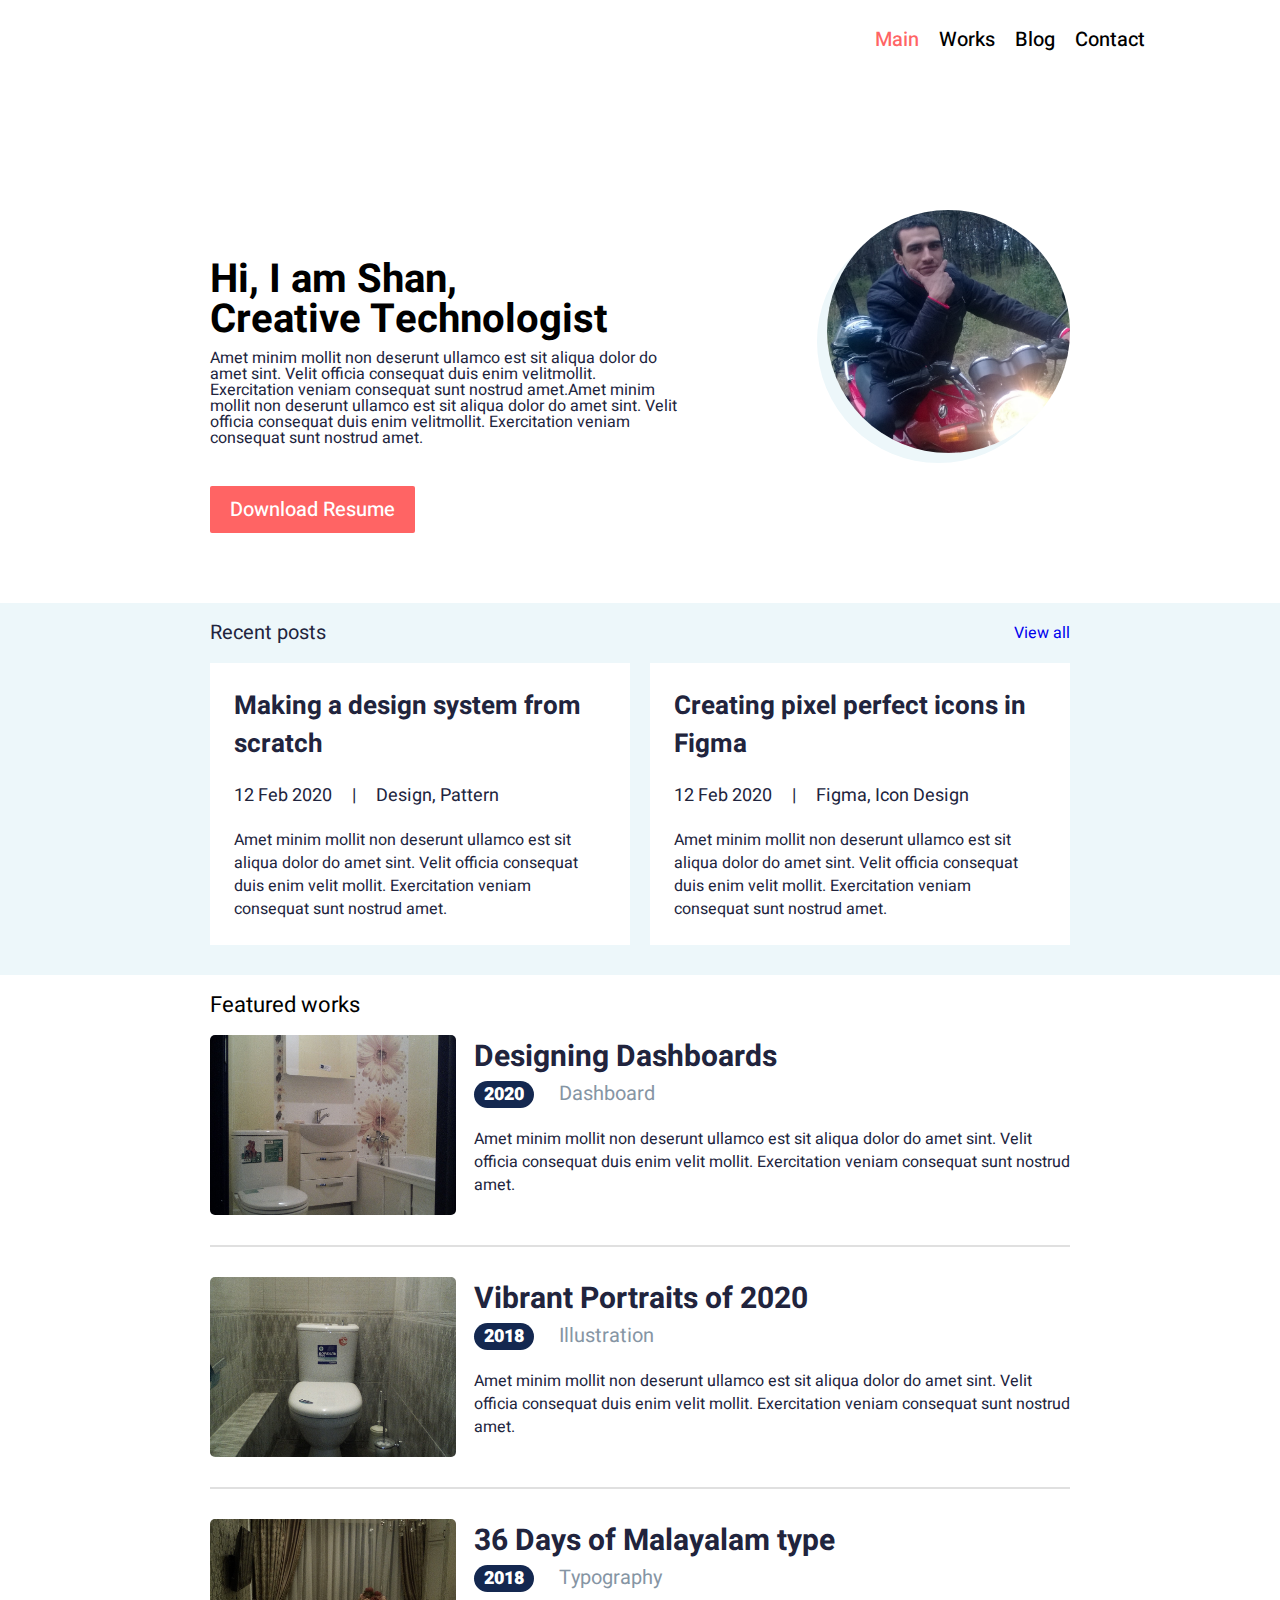
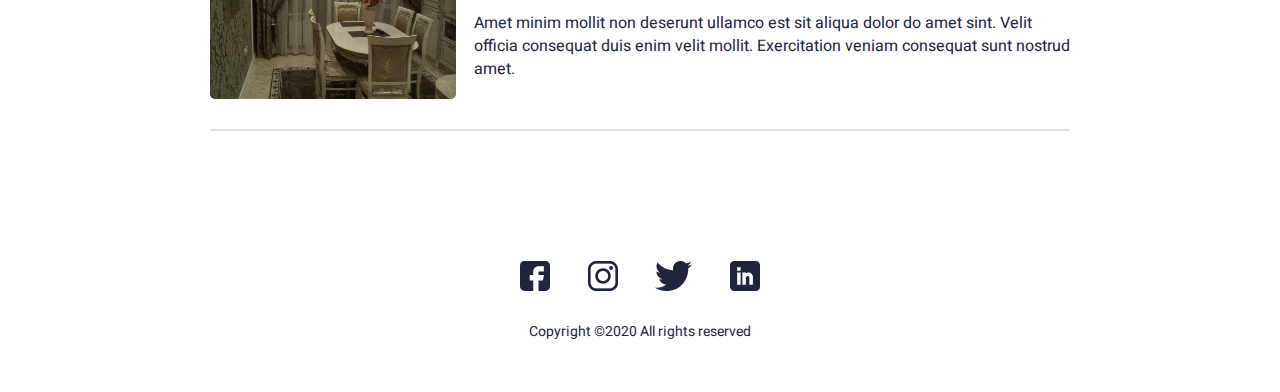
<file: index.html>
<!-- Сообщаем браузеру как стоит обрабатывать эту страницу -->
<!DOCTYPE html>
<!-- Оболочка документа, указываем язык содержимого -->
<html lang="ru">
	<!-- Заголовок страницы, контейнер для других важных данных (не отображается) -->
	<head>
		<!-- Заголовок страницы в браузере -->
		<title>Shan</title>
		<link rel="preconnect" href="https://fonts.gstatic.com">
		<!-- Подключаем шрифты -->
		<link href="https://fonts.googleapis.com/css2?family=Heebo:wght@400;500;700;900&display=swap" rel="stylesheet">
		<!-- Подключаем CSS -->
		<link rel="stylesheet" href="stile.css" />
		<!-- Кодировка страницы -->
		<meta charset="UTF-8">
		<meta name="viewport" content="width=device-width">
	</head>
	<body>
		<div class="wrapper">
			<header class="header">
				<div class="header__container">
					<div class="header_burger">
						<span></span>
					</div>
					<nav class="header_menu">
						<ul>
							<li class="header__list main">
								<a href="index.html">Main</a>
							</li>
							<li class="header__list workss">
								<a href="works.html">Works</a>
							</li>
							<li class="header__list Blog">
								<a href="blog.html">Blog</a>
							</li>
							<li class="header__list Contact">
								<a href="contact.html">Contact</a>
							</li>
						</ul>
					</nav>
				</div>
			</header>
			<main class="content">
				<div class="container">
					<div class="hi">
						<div class="hi__wrapper">
							<h1>Hi, I am Shan, <br> Creative Technologist</h1>
							<div class="hi__text">Amet minim mollit non deserunt ullamco est sit aliqua dolor do amet sint. Velit officia consequat duis enim velitmollit.
							Exercitation veniam consequat sunt nostrud amet.Amet minim mollit non deserunt ullamco est sit aliqua dolor do amet sint. Velit officia consequat duis enim velitmollit. Exercitation veniam consequat sunt nostrud amet.</div>
							<div>
								<a href="#" class="hi__btn btn">Download Resume</a>
							</div>
						</div>	
						<div class="hi__img">
							<img src="img/МОТ.jpg" alt="oy">
						</div>
					</div>
				</div>
				<div class="posts">
					<div class="container">
						<div class="posts__wrapper">
							<div class="posts__view">
								<div class="posts__view__colum_1">Recent posts</div>
								<div class="posts__view__colum_2">
									<a href="#" class="linck">View all</a>
								</div>
							</div>
							<div class="posts__item">
								<div class="posts__item__colum_">
									<article class="post__item__ar">
										<div class="posts__item__title">Making a design system from scratch</div>
										<div class="posts__item__data">12 Feb 2020<span>|</span>Design, Pattern</div>
										<div class="posts__item__text">Amet minim mollit non deserunt ullamco est sit aliqua dolor do amet sint. Velit officia consequat duis enim velit
											mollit. Exercitation veniam consequat sunt nostrud amet.</div>
									</article>
								</div>
								<div class="posts__item__colum_">
									<article class="post__item__ar">
										<div class="posts__item__title">Creating pixel perfect icons in Figma</div>
										<div class="posts__item__data">12 Feb 2020<span>|</span>Figma, Icon Design</div>
										<div class="posts__item__text">Amet minim mollit non deserunt ullamco est sit aliqua dolor do amet sint. Velit officia consequat duis enim velit
											mollit. Exercitation veniam consequat sunt nostrud amet.
										</div>
									</article>
								</div>
							</div>
						</div>
					</div>
				</div>
				<div class="works">
					<div class="container">
						<div class="futuared">Featured works</div>
						<div class="works__item">
							<article class="works__item__row_1">
								
								<div class="works__item__row_1__img">
									<a href="#">
										<img src="img/1.jpg" alt="">
									</a>
								</div>
								
								<div class="Dashboards">
									<a href="#" class="_Dashboards__title">Designing Dashboards</a>
									<div class="_Dashboards__data">
										<div>2020</div><span>Dashboard</span>
									</div>
									<div class="_Dashboards__text">Amet minim mollit non deserunt ullamco est sit aliqua dolor do amet sint. Velit officia consequat duis enim velit mollit. Exercitation veniam consequat sunt nostrud amet.
									</div>
								</div>
							</article>
							<article class="works__item__row_1">
								<div class="works__item__row_1__img">
									<a href="#">
										<img src="img/2.jpg" alt="">
									</a>
								</div>
								<div class="Dashboards">
									<a href="#" class="_Dashboards__title">Vibrant Portraits of 2020</a>
									<div class="_Dashboards__data"><div>2018</div><span>Illustration</span>
									</div>

									<div class="_Dashboards__text">Amet minim mollit non deserunt ullamco est sit aliqua dolor do amet sint. Velit officia consequat duis enim velit mollit. Exercitation veniam consequat sunt nostrud amet.
									</div>
								</div>
							</article>
							<article class="works__item__row_1">
								<div class="works__item__row_1__img">
									<a href="#">
										<img src="img/3.jpg" alt="">
									</a>
								</div>
								<div class="Dashboards">
									<a href="#" class="_Dashboards__title">36 Days of Malayalam type</a>
									<div class="_Dashboards__data"><div>2018</div><span>Typography</span></div>
									<div class="_Dashboards__text">Amet minim mollit non deserunt ullamco est sit aliqua dolor do amet sint. Velit officia consequat duis enim velit mollit. Exercitation veniam consequat sunt nostrud amet.
									</div>
								</div>
							</article>
						</div>
					</div>
				</div>
			</main>
		<footer class="footer">
			<div class="container">
				<div class="footer__wrapper">
					<div class="footer__social">
						<a href="#">
							<img src="img/icons/fb.svg" alt="">
						</a>
						<a href="#">
							<img src="img/icons/insta.png" alt="">
						</a>
						<a href="#">
							<img src="img/icons/Group.png" alt="">
						</a>
						<a href="#">
							<img src="img/icons/Linkedin.png" alt="">
						</a>
					</div>
					<div class="footer__copy">Copyright ©2020 All rights reserved</div>
				</div>
			</div>
		</footer>
		</div>
		<script src="https://code.jquery.com/jquery-3.5.1.min.js"></script>
		<script src="js/script.js"></script>
	</body>
</html>
</file>
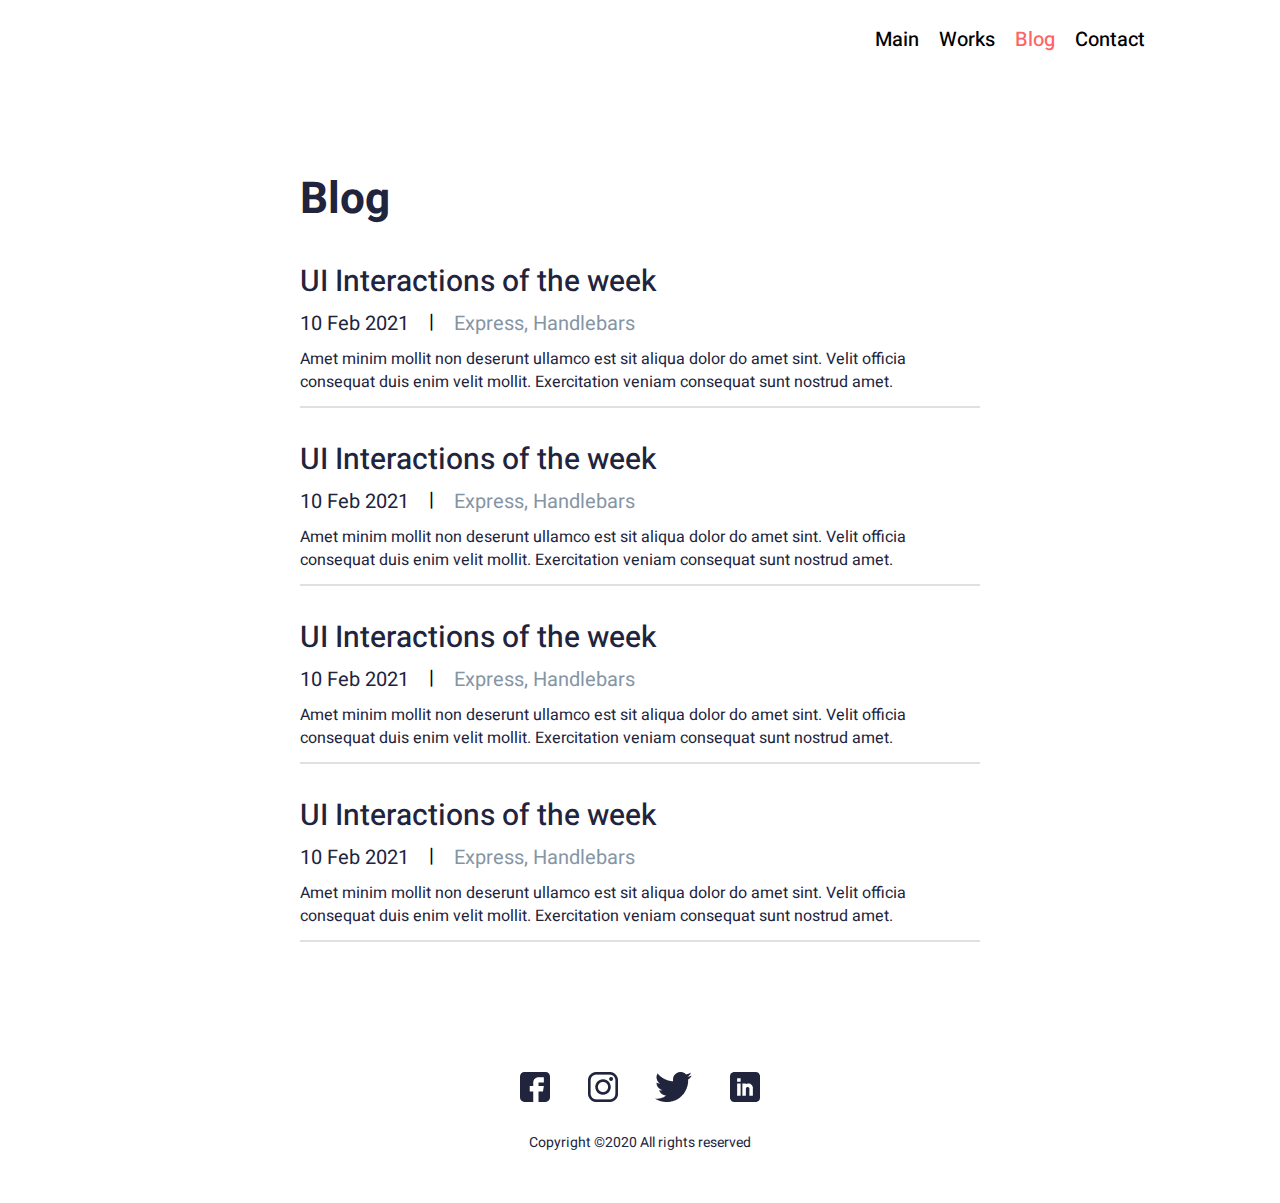
<file: blog.html>
<!-- Сообщаем браузеру как стоит обрабатывать эту страницу -->
<!DOCTYPE html>
<!-- Оболочка документа, указываем язык содержимого -->
<html lang="ru">
	<!-- Заголовок страницы, контейнер для других важных данных (не отображается) -->
	<head>
		<!-- Заголовок страницы в браузере -->
		<title>blog</title>
		<link rel="preconnect" href="https://fonts.gstatic.com">
		<!-- Подключаем шрифты -->
		<link href="https://fonts.googleapis.com/css2?family=Heebo:wght@400;500;700;900&display=swap" rel="stylesheet">
		<!-- Подключаем CSS -->
		<link rel="stylesheet" href="css/blog.css"/>
		<!-- Кодировка страницы -->
		<meta charset="UTF-8">
		<meta name="viewport" content="width=device-width">
	</head>
	<body>
		<div class="wrapper">
			<header class="header">
				<div class="header__container">
					<div class="header_burger">
						<span></span>
					</div>
					<nav class="header_menu">
						<ul>
							<li class="header__list main">
								<a href="index.html">Main</a>
							</li>
							<li class="header__list workss">
								<a href="works.html">Works</a>
							</li>
							<li class="header__list Blog">
								<a href="blog.html">Blog</a>
							</li>
							<li class="header__list Contact">
								<a href="contact.html">Contact</a>
							</li>
						</ul>
					</nav>
				</div>
			</header>
			<main class="content">
				<div class="container">
                    <div class="content__wrapper">
                        <h1>Blog</h1>
                        <div class="content__rows">
                            <a class="content__title" href="#">UI Interactions of the week</a>
                            <div class="content__item">
                                <div class="feb">10 Feb 2021</div>
                                <div class="span">|</div>
                                <div class="express">Express, Handlebars</div>
                            </div>
                            <div class="content__text">Amet minim mollit non deserunt ullamco est sit aliqua dolor do amet sint. Velit officia consequat duis enim velit
                            mollit. Exercitation veniam consequat sunt nostrud amet.</div>
                        </div>
                        <div class="content__rows">
                            <a class="content__title" href="#">UI Interactions of the week</a>
                            <div class="content__item">
                                <div class="feb">10 Feb 2021</div>
                                <div class="span">|</div>
                                <div class="express">Express, Handlebars</div>
                            </div>
                            <div class="content__text">Amet minim mollit non deserunt ullamco est sit aliqua dolor do amet sint. Velit officia
                                consequat duis enim velit
                                mollit. Exercitation veniam consequat sunt nostrud amet.</div>
                        </div>
                        <div class="content__rows">
                            <a class="content__title" href="#">UI Interactions of the week</a>
                            <div class="content__item">
                                <div class="feb">10 Feb 2021</div>
                                <div class="span">|</div>
                                <div class="express">Express, Handlebars</div>
                            </div>
                            <div class="content__text">Amet minim mollit non deserunt ullamco est sit aliqua dolor do amet sint. Velit officia
                                consequat duis enim velit
                                mollit. Exercitation veniam consequat sunt nostrud amet.</div>
                        </div>
                        <div class="content__rows">
                            <a class="content__title" href="#">UI Interactions of the week</a>
                            <div class="content__item">
                                <div class="feb">10 Feb 2021</div>
                                <div class="span">|</div>
                                <div class="express">Express, Handlebars</div>
                            </div>
                            <div class="content__text">Amet minim mollit non deserunt ullamco est sit aliqua dolor do amet sint. Velit officia
                                consequat duis enim velit
                                mollit. Exercitation veniam consequat sunt nostrud amet.</div>
                        </div>
                    </div>
                </div>
			</main>
			<footer class="footer">
				<div class="container">
					<div class="footer__wrapper">
						<div class="footer__social">
							<a href="#">
								<img src="img/icons/fb.svg" alt="">
							</a>
							<a href="#">
								<img src="img/icons/insta.png" alt="">
							</a>
							<a href="#">
								<img src="img/icons/Group.png" alt="">
							</a>
							<a href="#">
								<img src="img/icons/Linkedin.png" alt="">
							</a>
						</div>
						<div class="footer__copy">Copyright ©2020 All rights reserved</div>
					</div>
				</div>
			</footer>
		</div>
		<script src="https://code.jquery.com/jquery-3.5.1.min.js"></script>
		<script src="js/script.js"></script>
	</body>
</html>
</file>
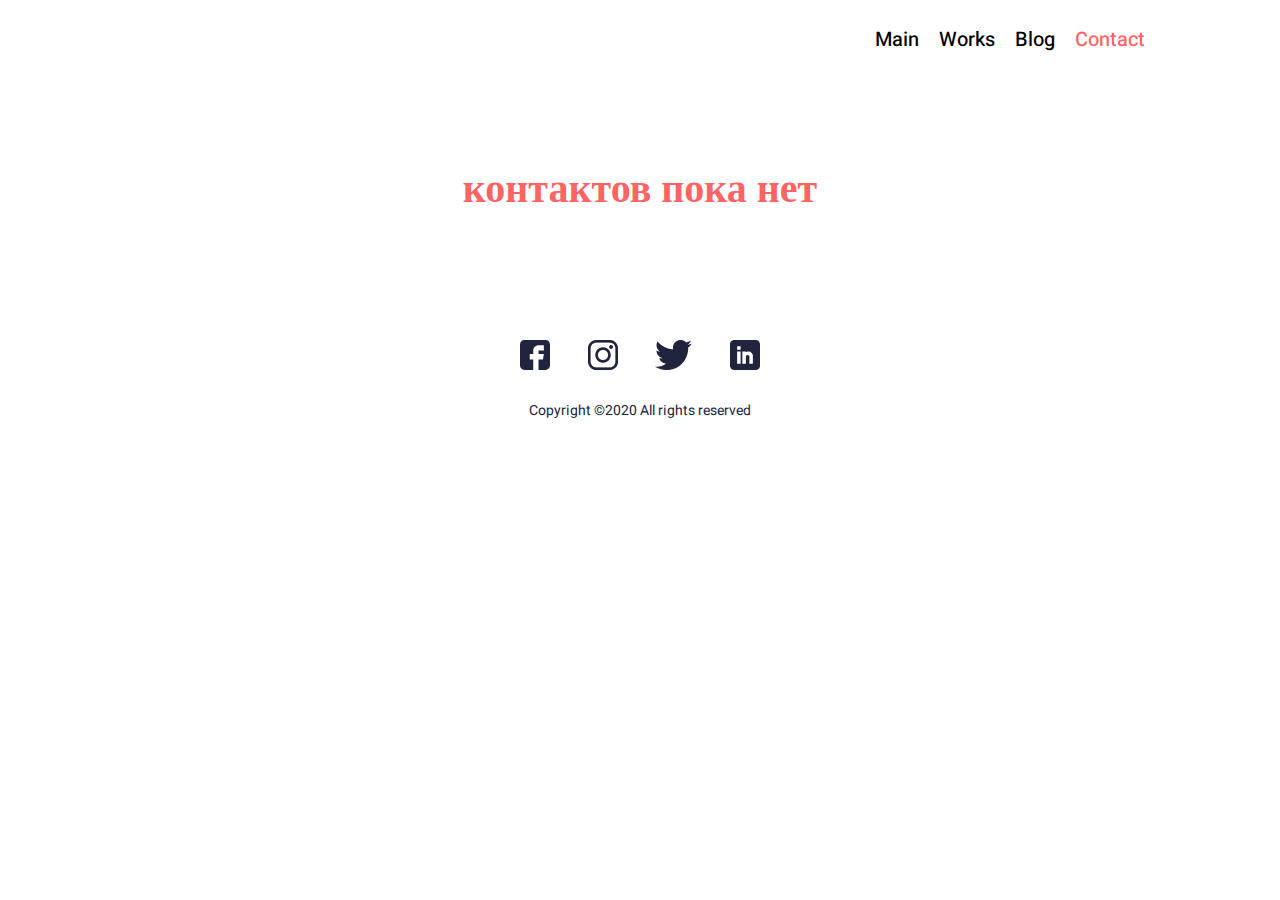
<file: contact.html>
<!-- Сообщаем браузеру как стоит обрабатывать эту страницу -->
<!DOCTYPE html>
<!-- Оболочка документа, указываем язык содержимого -->
<html lang="ru">
<!-- Заголовок страницы, контейнер для других важных данных (не отображается) -->

<head>
    <!-- Заголовок страницы в браузере -->
    <title>contact</title>
    <link rel="preconnect" href="https://fonts.gstatic.com">
    <!-- Подключаем шрифты -->
    <link href="https://fonts.googleapis.com/css2?family=Heebo:wght@400;500;700;900&display=swap" rel="stylesheet">
    <!-- Подключаем CSS -->
    <link rel="stylesheet" href="css/contact.css" />
    <!-- Кодировка страницы -->
    <meta charset="UTF-8">
    <meta name="viewport" content="width=device-width">
</head>

<body>
    <div class="wrapper">
        <header class="header">
            <div class="header__container">
                <div class="header_burger">
                    <span></span>
                </div>
                <nav class="header_menu">
                    <ul>
                        <li class="header__list main">
                            <a href="index.html">Main</a>
                        </li>
                        <li class="header__list workss">
                            <a href="works.html">Works</a>
                        </li>
                        <li class="header__list Blog">
                            <a href="blog.html">Blog</a>
                        </li>
                        <li class="header__list Contact">
                            <a href="contact.html">Contact</a>
                        </li>
                    </ul>
                </nav>
            </div>
        </header>
        <main class="content">
            <div class="container">
                <div class="no">контактов пока нет </div>
            </div>

        </main>
        <footer class="footer">
            <div class="container">
                <div class="footer__wrapper">
                    <div class="footer__social">
                        <a href="#">
                            <img src="img/icons/fb.svg" alt="">
                        </a>
                        <a href="#">
                            <img src="img/icons/insta.png" alt="">
                        </a>
                        <a href="#">
                            <img src="img/icons/Group.png" alt="">
                        </a>
                        <a href="#">
                            <img src="img/icons/Linkedin.png" alt="">
                        </a>
                    </div>
                    <div class="footer__copy">Copyright ©2020 All rights reserved</div>
                </div>
            </div>
        </footer>
    </div>
    <script src="https://code.jquery.com/jquery-3.5.1.min.js"></script>
    <script src="js/script.js"></script>
</body>

</html>
</file>
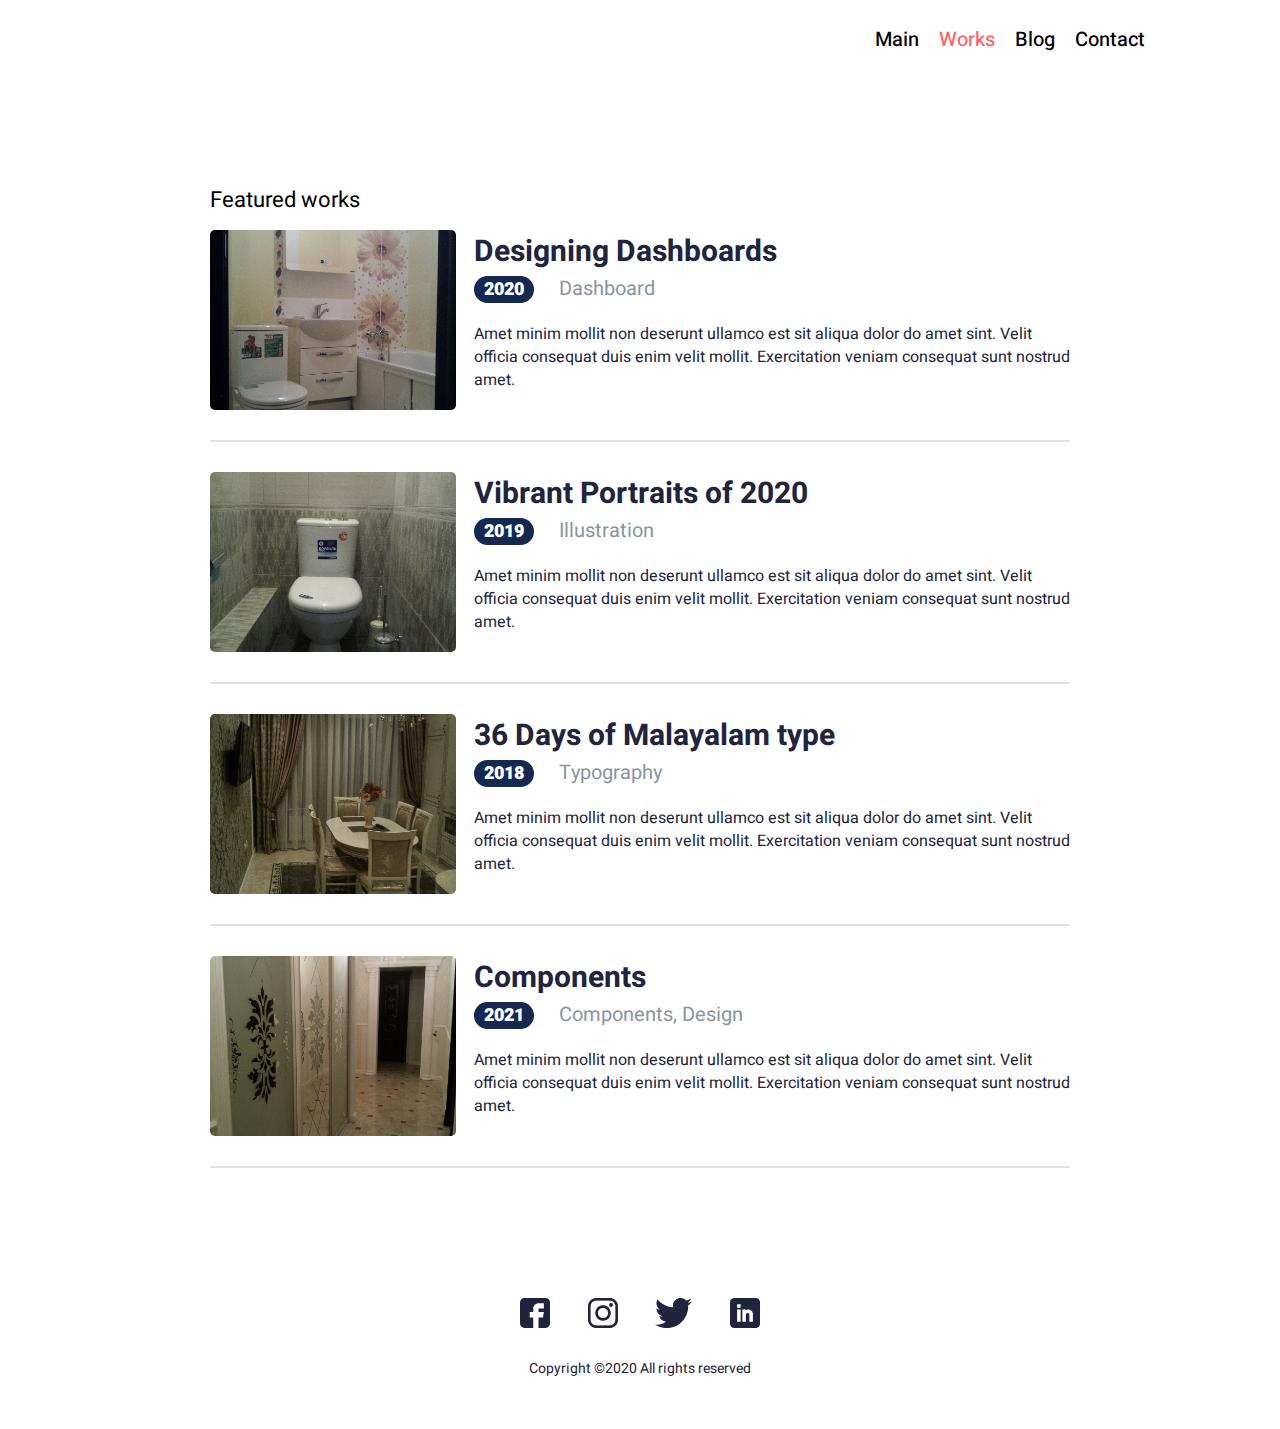
<file: works.html>
<!-- Сообщаем браузеру как стоит обрабатывать эту страницу -->
<!DOCTYPE html>
<!-- Оболочка документа, указываем язык содержимого -->
<html lang="ru">
<!-- Заголовок страницы, контейнер для других важных данных (не отображается) -->

<head>
    <!-- Заголовок страницы в браузере -->
    <title>works</title>
    <link rel="preconnect" href="https://fonts.gstatic.com">
    <!-- Подключаем шрифты -->
    <link href="https://fonts.googleapis.com/css2?family=Heebo:wght@400;500;700;900&display=swap" rel="stylesheet">
    <!-- Подключаем CSS -->
    <link rel="stylesheet" href="css/works.css" />
    <!-- Кодировка страницы -->
    <meta charset="UTF-8">
    <meta name="viewport" content="width=device-width">
</head>

<body>
    <div class="wrapper">
        <header class="header">
            <div class="header__container">
                <div class="header_burger">
                    <span></span>
                </div>
                <nav class="header_menu">
                    <ul>
                        <li class="header__list main">
                            <a href="index.html">Main</a>
                        </li>
                        <li class="header__list workss">
                            <a href="works.html">Works</a>
                        </li>
                        <li class="header__list Blog">
                            <a href="blog.html">Blog</a>
                        </li>
                        <li class="header__list Contact">
                            <a href="contact.html">Contact</a>
                        </li>
                    </ul>
                </nav>
            </div>
        </header>
        <main class="content">
             <div class="works">
                    <div class="container">
                        <div class="futuared">Featured works</div>
                        <div class="works__item">
                            <article class="works__item__row_1">
                
                                <div class="works__item__row_1__img">
                                    <a href="#">
                                        <img src="img/1.jpg" alt="">
                                    </a>
                                </div>
                
                                <div class="Dashboards">
                                    <a href="#" class="_Dashboards__title">Designing Dashboards</a>
                                    <div class="_Dashboards__data">
                                        <div>2020</div><span>Dashboard</span>
                                    </div>
                                    <div class="_Dashboards__text">Amet minim mollit non deserunt ullamco est sit aliqua dolor do amet
                                        sint. Velit officia consequat duis enim velit mollit. Exercitation veniam consequat sunt nostrud
                                        amet.
                                    </div>
                                </div>
                            </article>
                            <article class="works__item__row_1">
                                <div class="works__item__row_1__img">
                                    <a href="#">
                                        <img src="img/2.jpg" alt="">
                                    </a>
                                </div>
                                <div class="Dashboards">
                                    <a href="#" class="_Dashboards__title">Vibrant Portraits of 2020</a>
                                    <div class="_Dashboards__data">
                                        <div>2019</div><span>Illustration</span>
                                    </div>
                
                                    <div class="_Dashboards__text">Amet minim mollit non deserunt ullamco est sit aliqua dolor do amet
                                        sint. Velit officia consequat duis enim velit mollit. Exercitation veniam consequat sunt nostrud
                                        amet.
                                    </div>
                                </div>
                            </article>
                            <article class="works__item__row_1">
                                <div class="works__item__row_1__img">
                                    <a href="#">
                                        <img src="img/3.jpg" alt="">
                                    </a>
                                </div>
                                <div class="Dashboards">
                                    <a href="#" class="_Dashboards__title">36 Days of Malayalam type</a>
                                    <div class="_Dashboards__data">
                                        <div>2018</div><span>Typography</span>
                                    </div>
                                    <div class="_Dashboards__text">Amet minim mollit non deserunt ullamco est sit aliqua dolor do amet
                                        sint. Velit officia consequat duis enim velit mollit. Exercitation veniam consequat sunt nostrud
                                        amet.
                                    </div>
                                </div>
                            </article>
                            <article class="works__item__row_1">
                                <div class="works__item__row_1__img">
                                    <a href="#">
                                        <img class="new" src="img/4.jpg" alt="">
                                    </a>
                                </div>
                                <div class="Dashboards">
                                    <a href="#" class="_Dashboards__title">Components</a>
                                    <div class="_Dashboards__data">
                                        <div>2021</div><span>Components, Design</span>
                                    </div>
                                    <div class="_Dashboards__text">Amet minim mollit non deserunt ullamco est sit aliqua dolor do amet
                                        sint. Velit officia consequat duis enim velit mollit. Exercitation veniam consequat sunt nostrud
                                        amet.
                                    </div>
                                </div>
                            </article>
                        </div>
                    </div>
             </div>
        </main>
        <footer class="footer">
            <div class="container">
                <div class="footer__wrapper">
                    <div class="footer__social">
                        <a href="#">
                            <img src="img/icons/fb.svg" alt="">
                        </a>
                        <a href="#">
                            <img src="img/icons/insta.png" alt="">
                        </a>
                        <a href="#">
                            <img src="img/icons/Group.png" alt="">
                        </a>
                        <a href="#">
                            <img src="img/icons/Linkedin.png" alt="">
                        </a>
                    </div>
                    <div class="footer__copy">Copyright ©2020 All rights reserved</div>
                </div>
            </div>
        </footer>
    </div>
    <script src="https://code.jquery.com/jquery-3.5.1.min.js"></script>
    <script src="js/script.js"></script>
</body>

</html>
</file>
<file: stile.css>
*{
	padding: 0;
	margin: 0;
	border: 0;
}
*,*:before,*:after{
	-moz-box-sizing: border-box;
	-webkit-box-sizing: border-box;
	box-sizing: border-box;
}
:focus,:active{outline: none;}
a:focus,a:active{outline: none;}

nav,footer,header,aside{display: block;}

html,body{
	height: 100%;
	width: 100%;
	font-size: 100%;
	line-height: 1;
	font-size: 14px;
	-ms-text-size-adjust: 100%;
	-moz-text-size-adjust: 100%;
	-webkit-text-size-adjust: 100%;
}
input,button,textarea{font-family:inherit;}

input::-ms-clear{display: none;}
button{cursor: pointer;}
button::-moz-focus-inner {padding:0;border:0;}
a, a:visited{text-decoration: none;}
a:hover{text-decoration: none;}
ul li{list-style: none;}
img{vertical-align: top;}

h1,h2,h3,h4,h5,h6{font-size:inherit;font-weight: 400;}
/*--------------------*/




			/*общее*/
body{
	font-family: Heebo;
	font-weight: 400;
	font-size: 16px;
}
.rapper{
	max-width: 1150px;
}
.container{
	padding: 0 10px;
	max-width: 880px;
	margin: 0 auto;
}

@media(max-width: 992px){}
@media(max-width: 767px){}
/*------------------------------------------*/



			/*header*/

.header__container{
	max-width: 1030px;
	margin: 0 auto;
	height: 170px;
	display: flex;
	justify-content: flex-end;
}
.header_menu ul{

	display: flex;
}
.header_menu{
	margin: 0 10px 0 0;
}
.header__list{
	margin: 30px 0 0 0 ;
	font-weight: 500;
	font-size: 20px;
}
.main{
    margin-right: 20px;
}
.Blog{
	margin: 30px 20px 0 20px;
    
}


.header__list a{
	color: #000;
	transition: color 0.3s ease 0s;
}
.main a{
    color: #FF6464;
}

@media(min-width: 992px){
	.header__list a:hover{
	color: #FF6464;
	}
}
@media(max-width: 767px){
    .header__container{
        height: 70px;
    }
}
/*------------------------------------------*/

			/*burger*/
/*.header{
	position: fixed;
	width: 100%;
	top: 0;
	left: 0;
	z-index: 50;
}
.header:before{
	content: '';
	position: absolute;
	top: 0;
	left: 0;
	width: 100%;
	height: 100%;
	background-color: #5e5373;
	z-index:2 ;
}
.container{
	smax-width: 1180px;
	smargin: 0 auto;
	spadding: 0 10px;
}
.header_body{
	position: relative;
	display: flex;
	justify-content: space-between;
	height: 80px;
	align-items: center;
}
.header_logo{
	flex: 0 0 60px;
	border-radius: 50%;
	overflow: hidden;
	position: relative;
	z-index: 3;
}
.header_logo img{
	max-width: 100%;
	display: block;
}
.header_burger{
	display: none;
}
.header_menu{}

.header_list{
	display: flex;
	position: relative;
	z-index: 2;
}
.header_list li{
	margin: 0 0 0 20px;
}
.header_link{
	color: white;
	text-transform: uppercase;
	font-size: 18px;
}
*/
@media (max-width:767px){
	body.lock{
		overflow: hidden;
	}
.header_body{
	height: 50px;
}
.header_logo{
	flex: 0 0 40px;
}


.header_burger{
    margin: 18px ;
	display: block;
	position: relative;
	width: 30px;
	height: 20px;
	/*background: rgb(223, 24, 24);*/
	position: relative;
	z-index: 3;
} 
.header_burger span{
	position: absolute;
	background-color: #000;
	left: 0;
	width: 100%;
	height: 2px;
	top: 9px;
	transition: all 0.3s ease 0s;
}

.header_burger:before,
.header_burger:after{
	content:'';
	background-color: #000;
	position: absolute;
	width: 100%;
	height: 2px;
	left: 0;
	transition: all 0.3s ease 0s;
}
.header_burger:before{
	top: 0;
}
.header_burger:after{
	bottom: 0;
}
.header_burger.active span{
	transform: scale(0);
}
.header_burger.active:before{
	transform: rotate(45deg);
	top: 9px;
}
.header_burger.active::after{
	transform: rotate(-45deg);
	bottom: 9px;
}
.header_menu{
	position: fixed;
	top: -100%;
	left: 0;
	width: 100%;
	height: 100%;
	overflow: auto;
	transition: all 0.3s ease 0s;
	background-color: #fff;
	padding: 70px 10px 20px 10px;
}
.header_menu.active{
	top: 0;
}
.header_list{
	display: block;
}
.header_list li{
	margin: 0 0 20px 0;
}
}
/*------------------------------------------*/



			/*content*/

.hi{
	display: flex;
	justify-content: space-between;
	margin-bottom: 70px;
}
.hi__wrapper{
	flex: 0 1 470px;
	margin-top: 90px;
}
.hi h1{
	color: 21243D;
	font-size: 40px;
	font-weight: bold;
}
.hi__text{
	color: #21243D;
	font-weight: 400;
	font-size: 16px;
	margin-top: 10px;
}
.hi__btn{
	margin-top: 40px;
	display: inline-flex;
	align-items: center;
	justify-content: center;
	text-align: center;
	padding: 0 20px;
	height: 47px;
	background-color: #FF6464;
	color: #fff;
	border-radius: 2px;
	font-weight: 500;
	font-size: 20px;
	line-height: 29 / 20 * 100%;
	transition: background-color 0.3s ease 0s;	
}
@media(min-width: 992px){
	.hi__btn:hover{
		background-color: #a14040;
		}
	}


.hi__img{
	flex: 0 0 243px;
	height: 243px;
	border-radius: 50%;
	overflow: hidden;
	margin-top: 40px;
	box-shadow: -10px 10px #EDF7FA;
}
.hi__img img{
	max-width: 100%;
}



@media(max-width: 992px){}
@media(max-width: 767px){
	.hi{
		flex-direction: column-reverse;
		align-items: center;
		
	}
.hi__img{
	flex: 0 0 170px;
	width: 170px;
}
.hi__wrapper{
	flex:0 0 auto;
	text-align: center;
	margin-top: 50px;
}

}
/*------------------------------------------*/


		/* content posts */

.posts{
	background: #EDF7FA;
}
.posts__view{
	padding: 20px 0 20px 0;
	display: flex;
	justify-content: space-between;
	align-items: center;
}
.posts__view__colum_1{
	font-weight: 400;
	font-size: 20px;
	color: #21243D;
}

.posts__item{
	display: flex;
	margin: 0 -10px;
	padding-bottom: 30px;
}
.posts__item__colum_{
	flex: 0 1 50%;
	padding: 0 10px;
}
.post__item__ar{
	background: #fff;
	padding: 24px;
}
.posts__item__title{
	font-weight: bold;
	font-size: 26px;
	line-height: 38px;
	color: #21243D;
}
.posts__item__data{
font-weight: normal;
font-size: 18px;
line-height: 26px;
color: #21243D;
margin: 20px 0;
}
.posts__item__data span{
	margin: 0 20px;
}
.posts__item__text{
font-weight: normal;
font-size: 16px;
line-height: 23px;
color: #21243D;
}



@media(max-width: 767px){
	.posts__view__colum_2{
		display: none;
	}
	.posts__view__colum_1{
		margin: 0 auto;
	}
	.posts__item{
		display: block;
	}
	.posts__item__colum_{
		margin-bottom: 17px;
	}
	.posts__item{
		margin-bottom: 20px;
	}

}

/*------------------------------------------*/



		/* content works */

.futuared{
font-weight: normal;
font-size: 22px;
line-height: 60px;
}
.works__item__row_1{
	display: flex;
	border-bottom: solid 2px #E0E0E0;
	padding: 30px 0;
}
.works__item__row_1:first-child{
	padding: 0 0 30px 0;
}
.works__item__row_1__img{
	max-width: 246px;
	max-height: 180px;
	overflow: hidden;
	border-radius: 5px;
}
img{
	width: 100%;
	height: 100%;
	object-fit: cover;
}
.Dashboards{
	padding: 0 0 0 18px;
}
._Dashboards__title{
font-weight: bold;
font-size: 30px;
line-height: 44px;
color: #21243D;
margin: 0 0 15px 0;
}
._Dashboards__data{
	margin: 0 0 20px 0;

}
._Dashboards__data div{
font-weight: 900;
font-size: 18px;
color: #FFF;
text-align: center;
padding: 0 10px;
display: inline;
background: #142850;
border-radius: 16px;
}
._Dashboards__data span{
font-weight: normal;
font-size: 20px;
line-height: 29px;
color: #8695A4;
margin:0 0 0 25px;
}
._Dashboards__text{
font-weight: normal;
font-size: 16px;
line-height: 23px;
color: #21243D;
}

@media(max-width: 767px){
	.works__item{
		display: flex;
		overflow :auto;
	}
	.works__item__row_1{
		display: block;
		flex: 0 0 90% ;
		padding: 0;
	margin: 0 15px 0 0;
	}
.works__item__row_1:first-child{
	padding: 0;
}
.works__item__row_1__img{
	max-width: 100%;
	max-height: 100%;
	position: relative;
	padding: 0 0 70% 0;
}

.works__item__row_1__img img{
	position: absolute;
	top: 0;
	left: 0;

}
.Dashboards{
	padding: 0;
}


}


/*------------------------------------------*/



			/*footer*/
.footer{
	margin-top: 80px;
}
.footer__wrapper{
	padding: 50px 0;
}
.footer__social{
	margin: 0 auto;
	max-width: 240px;
	padding: 0 0 30px 0;
	display: flex;
	justify-content: space-between;
}
.footer__social img{
	max-width: 100%;
	transition:all 0.3s ease 0s ;
}
.footer__social img:hover{
	background: #6e6e6e;
	border-radius: 4px;
}

.footer__copy{
	text-align: center;
	font-weight: normal;
font-size: 14px;
line-height: 21px;
color: #21243D;
}




@media(max-width: 992px){}
@media(max-width: 767px){
    .footer{
        margin-top: 0;
    }
}
/*------------------------------------------*/
</file>
<file: css/blog.css>
*{
	padding: 0;
	margin: 0;
	border: 0;
}
*,*:before,*:after{
	-moz-box-sizing: border-box;
	-webkit-box-sizing: border-box;
	box-sizing: border-box;
}
:focus,:active{outline: none;}
a:focus,a:active{outline: none;}

nav,footer,header,aside{display: block;}

html,body{
	height: 100%;
	width: 100%;
	font-size: 100%;
	line-height: 1;
	font-size: 14px;
	-ms-text-size-adjust: 100%;
	-moz-text-size-adjust: 100%;
	-webkit-text-size-adjust: 100%;
}
input,button,textarea{font-family:inherit;}

input::-ms-clear{display: none;}
button{cursor: pointer;}
button::-moz-focus-inner {padding:0;border:0;}
a, a:visited{text-decoration: none;}
a:hover{text-decoration: none;}
ul li{list-style: none;}
img{vertical-align: top;}

h1,h2,h3,h4,h5,h6{font-size:inherit;font-weight: 400;}
/*--------------------*/




			/*общее*/

body{
	font-family: Heebo;
	font-weight: 400;
	font-size: 16px;
}
.rapper{
	max-width: 1150px;
}
.container{
	padding: 0 10px;
	max-width: 880px;
	margin: 0 auto;
}

@media(max-width: 992px){}
@media(max-width: 767px){}
/*------------------------------------------*/



						/*header*/

.header__container{
	max-width: 1030px;
	margin: 0 auto;
	height: 170px;
	display: flex;
	justify-content: flex-end;
}
.header_menu ul{

	display: flex;
}
.header_menu{
	margin: 0 10px 0 0;
}
.header__list{
	margin: 30px 0 0 0 ;
	font-weight: 500;
	font-size: 20px;
}
.main{
    margin-right: 20px;
}
.Blog{
	margin: 30px 20px 0 20px;
    
}


.header__list a{
	color: #000;
	transition: color 0.3s ease 0s;
}
.Blog a{
    color: #FF6464;
}

@media(min-width: 992px){
	.header__list a:hover{
	color: #FF6464;
	}
}
@media(max-width: 767px){
    .header__container{
        height: 70px;
    }
}
/*------------------------------------------*/

			/*burger*/
/*.header{
	position: fixed;
	width: 100%;
	top: 0;
	left: 0;
	z-index: 50;
}
.header:before{
	content: '';
	position: absolute;
	top: 0;
	left: 0;
	width: 100%;
	height: 100%;
	background-color: #5e5373;
	z-index:2 ;
}
.container{
	smax-width: 1180px;
	smargin: 0 auto;
	spadding: 0 10px;
}
.header_body{
	position: relative;
	display: flex;
	justify-content: space-between;
	height: 80px;
	align-items: center;
}
.header_logo{
	flex: 0 0 60px;
	border-radius: 50%;
	overflow: hidden;
	position: relative;
	z-index: 3;
}
.header_logo img{
	max-width: 100%;
	display: block;
}
.header_burger{
	display: none;
}
.header_menu{}

.header_list{
	display: flex;
	position: relative;
	z-index: 2;
}
.header_list li{
	margin: 0 0 0 20px;
}
.header_link{
	color: white;
	text-transform: uppercase;
	font-size: 18px;
}
*/
@media (max-width:767px){
	body.lock{
		overflow: hidden;
	}
.header_body{
	height: 50px;
}
.header_logo{
	flex: 0 0 40px;
}


.header_burger{
    margin: 18px ;
	display: block;
	position: relative;
	width: 30px;
	height: 20px;
	/*background: rgb(223, 24, 24);*/
	position: relative;
	z-index: 3;
} 
.header_burger span{
	position: absolute;
	background-color: #000;
	left: 0;
	width: 100%;
	height: 2px;
	top: 9px;
	transition: all 0.3s ease 0s;
}

.header_burger:before,
.header_burger:after{
	content:'';
	background-color: #000;
	position: absolute;
	width: 100%;
	height: 2px;
	left: 0;
	transition: all 0.3s ease 0s;
}
.header_burger:before{
	top: 0;
}
.header_burger:after{
	bottom: 0;
}
.header_burger.active span{
	transform: scale(0);
}
.header_burger.active:before{
	transform: rotate(45deg);
	top: 9px;
}
.header_burger.active::after{
	transform: rotate(-45deg);
	bottom: 9px;
}
.header_menu{
	position: fixed;
	top: -100%;
	left: 0;
	width: 100%;
	height: 100%;
	overflow: auto;
	transition: all 0.3s ease 0s;
	background-color: #fff;
	padding: 70px 10px 20px 10px;
}
.header_menu.active{
	top: 0;
}
.header_list{
	display: block;
}
.header_list li{
	margin: 0 0 20px 0;
}
}
/*------------------------------------------*/



			/*content*/

.content__wrapper{
    max-width: 680px;
    margin: 0 auto;
}
h1{
font-weight: bold;
font-size: 44px;
line-height: 60px;
color: #21243D;
margin: 0 0 30px 0;
}
.content__rows{
     margin-bottom: 30px;
}
.content__rows:last-child{
    margin-bottom: 0px;
}
.content__title{
 font-weight: 500;
font-size: 30px;
line-height: 44px;
color: #21243D;
transition: color 0.2s ease 0s;

}
@media(min-width: 992px){
    .content__title:hover{
	    color: #FF6464;
    }
}
.content__item{
   display: flex;
   margin: 5px 0 10px 0 ;
}

.feb{
font-weight: normal;
font-size: 20px;
line-height: 29px;
color: #21243D;
}
.span{
    padding: 3px 0 0 0 ;
    margin: 0 20px;
    font-size: 20px;
}
.express{
font-weight: normal;
font-size: 20px;
line-height: 29px;
color: #8695A4;
}
.content__text{
font-weight: normal;
font-size: 16px;
line-height: 23px;
color: #21243D;
border-bottom: 2px solid #E0E0E0;
padding: 0 0 12px 0;
}
@media(max-width: 767px){
    h1{
        font-size: 30px;
    }
    .content__title{
        font-size: 26px;
        line-height: 38px;
    }
    .feb{
        font-size: 16px;
        line-height: 23px;
    }
    .span{
        font-size: 17px;
        margin: 0 20px;
    }
    .express{
        font-size: 16px;
        line-height: 23px;
    }

}




/*------------------------------------------*/



			/*footer*/
.footer{
	margin-top: 80px;
}
.footer__wrapper{
	padding: 50px 0;
}
.footer__social{
	margin: 0 auto;
	max-width: 240px;
	padding: 0 0 30px 0;
	display: flex;
	justify-content: space-between;
}
.footer__social img{
	max-width: 100%;
	transition:all 0.3s ease 0s ;
}
.footer__social img:hover{
	background: #6e6e6e;
	border-radius: 4px;
}

.footer__copy{
	text-align: center;
	font-weight: normal;
font-size: 14px;
line-height: 21px;
color: #21243D;
}




@media(max-width: 992px){}
@media(max-width: 767px){
    .footer{
        margin-top: 0;
    }
}
/*------------------------------------------*/
</file>
<file: css/contact.css>
*{
	padding: 0;
	margin: 0;
	border: 0;
}
*,*:before,*:after{
	-moz-box-sizing: border-box;
	-webkit-box-sizing: border-box;
	box-sizing: border-box;
}
:focus,:active{outline: none;}
a:focus,a:active{outline: none;}

nav,footer,header,aside{display: block;}

html,body{
	height: 100%;
	width: 100%;
	font-size: 100%;
	line-height: 1;
	font-size: 14px;
	-ms-text-size-adjust: 100%;
	-moz-text-size-adjust: 100%;
	-webkit-text-size-adjust: 100%;
}
input,button,textarea{font-family:inherit;}

input::-ms-clear{display: none;}
button{cursor: pointer;}
button::-moz-focus-inner {padding:0;border:0;}
a, a:visited{text-decoration: none;}
a:hover{text-decoration: none;}
ul li{list-style: none;}
img{vertical-align: top;}

h1,h2,h3,h4,h5,h6{font-size:inherit;font-weight: 400;}
/*--------------------*/




			/*общее*/

body{
	font-family: Heebo;
	font-weight: 400;
	font-size: 16px;
}
.rapper{
	max-width: 1150px;
}
.container{
	padding: 0 10px;
	max-width: 880px;
	margin: 0 auto;
}

@media(max-width: 992px){}
@media(max-width: 767px){}
/*------------------------------------------*/



			/*header*/

.header__container{
	max-width: 1030px;
	margin: 0 auto;
	height: 170px;
	display: flex;
	justify-content: flex-end;
}
.header_menu ul{

	display: flex;
}
.header_menu{
	margin: 0 10px 0 0;
}
.header__list{
	margin: 30px 0 0 0 ;
	font-weight: 500;
	font-size: 20px;
}
.main{
    margin-right: 20px;
}
.Blog{
	margin: 30px 20px 0 20px;
    
}


.header__list a{
	color: #000;
	transition: color 0.3s ease 0s;
}
.Contact a{
    color: #FF6464;
}

@media(min-width: 992px){
	.header__list a:hover{
	color: #FF6464;
	}
}
@media(max-width: 767px){
    .header__container{
        height: 70px;
    }
}
/*------------------------------------------*/

			/*burger*/
/*.header{
	position: fixed;
	width: 100%;
	top: 0;
	left: 0;
	z-index: 50;
}
.header:before{
	content: '';
	position: absolute;
	top: 0;
	left: 0;
	width: 100%;
	height: 100%;
	background-color: #5e5373;
	z-index:2 ;
}
.container{
	smax-width: 1180px;
	smargin: 0 auto;
	spadding: 0 10px;
}
.header_body{
	position: relative;
	display: flex;
	justify-content: space-between;
	height: 80px;
	align-items: center;
}
.header_logo{
	flex: 0 0 60px;
	border-radius: 50%;
	overflow: hidden;
	position: relative;
	z-index: 3;
}
.header_logo img{
	max-width: 100%;
	display: block;
}
.header_burger{
	display: none;
}
.header_menu{}

.header_list{
	display: flex;
	position: relative;
	z-index: 2;
}
.header_list li{
	margin: 0 0 0 20px;
}
.header_link{
	color: white;
	text-transform: uppercase;
	font-size: 18px;
}
*/
@media (max-width:767px){
	body.lock{
		overflow: hidden;
	}
.header_body{
	height: 50px;
}
.header_logo{
	flex: 0 0 40px;
}


.header_burger{
    margin: 18px ;
	display: block;
	position: relative;
	width: 30px;
	height: 20px;
	/*background: rgb(223, 24, 24);*/
	position: relative;
	z-index: 3;
} 
.header_burger span{
	position: absolute;
	background-color: #000;
	left: 0;
	width: 100%;
	height: 2px;
	top: 9px;
	transition: all 0.3s ease 0s;
}

.header_burger:before,
.header_burger:after{
	content:'';
	background-color: #000;
	position: absolute;
	width: 100%;
	height: 2px;
	left: 0;
	transition: all 0.3s ease 0s;
}
.header_burger:before{
	top: 0;
}
.header_burger:after{
	bottom: 0;
}
.header_burger.active span{
	transform: scale(0);
}
.header_burger.active:before{
	transform: rotate(45deg);
	top: 9px;
}
.header_burger.active::after{
	transform: rotate(-45deg);
	bottom: 9px;
}
.header_menu{
	position: fixed;
	top: -100%;
	left: 0;
	width: 100%;
	height: 100%;
	overflow: auto;
	transition: all 0.3s ease 0s;
	background-color: #fff;
	padding: 70px 10px 20px 10px;
}
.header_menu.active{
	top: 0;
}
.header_list{
	display: block;
}
.header_list li{
	margin: 0 0 20px 0;
}
}
/*------------------------------------------*/
			/*content*/



.no{
	text-align: center;
	font-size: 40px;
	font-weight: 700;
	color: #FF6464;
}
/*------------------------------------------*/



			/*footer*/
.footer{
	margin-top: 80px;
}
.footer__wrapper{
	padding: 50px 0;
}
.footer__social{
	margin: 0 auto;
	max-width: 240px;
	padding: 0 0 30px 0;
	display: flex;
	justify-content: space-between;
}
.footer__social img{
	max-width: 100%;
	transition:all 0.3s ease 0s ;
}
.footer__social img:hover{
	background: #6e6e6e;
	border-radius: 4px;
}

.footer__copy{
	text-align: center;
	font-weight: normal;
font-size: 14px;
line-height: 21px;
color: #21243D;
}




@media(max-width: 992px){}
@media(max-width: 767px){
    .footer{
        margin-top: 0;
    }
}
/*------------------------------------------*/
</file>
<file: css/works.css>
*{
	padding: 0;
	margin: 0;
	border: 0;
}
*,*:before,*:after{
	-moz-box-sizing: border-box;
	-webkit-box-sizing: border-box;
	box-sizing: border-box;
}
:focus,:active{outline: none;}
a:focus,a:active{outline: none;}

nav,footer,header,aside{display: block;}

html,body{
	height: 100%;
	width: 100%;
	font-size: 100%;
	line-height: 1;
	font-size: 14px;
	-ms-text-size-adjust: 100%;
	-moz-text-size-adjust: 100%;
	-webkit-text-size-adjust: 100%;
}
input,button,textarea{font-family:inherit;}

input::-ms-clear{display: none;}
button{cursor: pointer;}
button::-moz-focus-inner {padding:0;border:0;}
a, a:visited{text-decoration: none;}
a:hover{text-decoration: none;}
ul li{list-style: none;}
img{vertical-align: top;}

h1,h2,h3,h4,h5,h6{font-size:inherit;font-weight: 400;}
/*--------------------*/




			/*общее*/

body{
	font-family: Heebo;
	font-weight: 400;
	font-size: 16px;
}
.rapper{
	max-width: 1150px;
}
.container{
	padding: 0 10px;
	max-width: 880px;
	margin: 0 auto;
}

@media(max-width: 992px){}
@media(max-width: 767px){}
/*------------------------------------------*/



			/*header*/

.header__container{
	max-width: 1030px;
	margin: 0 auto;
	height: 170px;
	display: flex;
	justify-content: flex-end;
}
.header_menu ul{

	display: flex;
}
.header_menu{
	margin: 0 10px 0 0;
}
.header__list{
	margin: 30px 0 0 0 ;
	font-weight: 500;
	font-size: 20px;
}
.main{
    margin-right: 20px;
}
.Blog{
	margin: 30px 20px 0 20px;
    
}


.header__list a{
	color: #000;
	transition: color 0.3s ease 0s;
}
.workss a{
    color: #FF6464;
}

@media(min-width: 992px){
	.header__list a:hover{
	color: #FF6464;
	}
}
@media(max-width: 767px){
    .header__container{
        height: 70px;
    }
}
/*------------------------------------------*/

			/*burger*/
/*.header{
	position: fixed;
	width: 100%;
	top: 0;
	left: 0;
	z-index: 50;
}
.header:before{
	content: '';
	position: absolute;
	top: 0;
	left: 0;
	width: 100%;
	height: 100%;
	background-color: #5e5373;
	z-index:2 ;
}
.container{
	smax-width: 1180px;
	smargin: 0 auto;
	spadding: 0 10px;
}
.header_body{
	position: relative;
	display: flex;
	justify-content: space-between;
	height: 80px;
	align-items: center;
}
.header_logo{
	flex: 0 0 60px;
	border-radius: 50%;
	overflow: hidden;
	position: relative;
	z-index: 3;
}
.header_logo img{
	max-width: 100%;
	display: block;
}
.header_burger{
	display: none;
}
.header_menu{}

.header_list{
	display: flex;
	position: relative;
	z-index: 2;
}
.header_list li{
	margin: 0 0 0 20px;
}
.header_link{
	color: white;
	text-transform: uppercase;
	font-size: 18px;
}
*/
@media (max-width:767px){
	body.lock{
		overflow: hidden;
	}
.header_body{
	height: 50px;
}
.header_logo{
	flex: 0 0 40px;
}


.header_burger{
    margin: 18px ;
	display: block;
	position: relative;
	width: 30px;
	height: 20px;
	/*background: rgb(223, 24, 24);*/
	position: relative;
	z-index: 3;
} 
.header_burger span{
	position: absolute;
	background-color: #000;
	left: 0;
	width: 100%;
	height: 2px;
	top: 9px;
	transition: all 0.3s ease 0s;
}

.header_burger:before,
.header_burger:after{
	content:'';
	background-color: #000;
	position: absolute;
	width: 100%;
	height: 2px;
	left: 0;
	transition: all 0.3s ease 0s;
}
.header_burger:before{
	top: 0;
}
.header_burger:after{
	bottom: 0;
}
.header_burger.active span{
	transform: scale(0);
}
.header_burger.active:before{
	transform: rotate(45deg);
	top: 9px;
}
.header_burger.active::after{
	transform: rotate(-45deg);
	bottom: 9px;
}
.header_menu{
	position: fixed;
	top: -100%;
	left: 0;
	width: 100%;
	height: 100%;
	overflow: auto;
	transition: all 0.3s ease 0s;
	background-color: #fff;
	padding: 70px 10px 20px 10px;
	z-index: 2;
}
.header_menu.active{
	top: 0;
}
.header_list{
	display: block;
}
.header_list li{
	margin: 0 0 20px 0;
}
}
/*------------------------------------------*/



			/*content*/



		/* content works */

.futuared{
font-weight: normal;
font-size: 22px;
line-height: 60px;
}
.works__item__row_1{
	display: flex;
	border-bottom: solid 2px #E0E0E0;
	padding: 30px 0;
}
.works__item__row_1:first-child{
	padding: 0 0 30px 0;
}
.works__item__row_1__img{
	max-width: 246px;
	max-height: 180px;
	overflow: hidden;
	border-radius: 5px;
}
img{
	width: 100%;
	height: 100%;
	object-fit: cover;
}
.Dashboards{
	padding: 0 0 0 18px;
}
._Dashboards__title{
font-weight: bold;
font-size: 30px;
line-height: 44px;
color: #21243D;
margin: 0 0 15px 0;
}
._Dashboards__data{
	margin: 0 0 20px 0;

}
._Dashboards__data div{
font-weight: 900;
font-size: 18px;
color: #FFF;
text-align: center;
padding: 0 10px;
display: inline;
background: #142850;
border-radius: 16px;
}
._Dashboards__data span{
font-weight: normal;
font-size: 20px;
line-height: 29px;
color: #8695A4;
margin:0 0 0 25px;
}
._Dashboards__text{
font-weight: normal;
font-size: 16px;
line-height: 23px;
color: #21243D;
}

@media(max-width: 767px){
	.works__item__row_1{
		display: block;
	}
	.works__item__row_1__img{
		max-width: 100%;
		padding: 0 0 60% 0;
		overflow: hidden;
		position: relative;
		
	}
	.new{
		width: 100%;
		height: 100%;
		object-fit: cover;
		position: absolute;
		top: 0;
		left: 0;

	}
}


/*------------------------------------------*/



			/*footer*/
.footer{
	margin-top: 80px;
}
.footer__wrapper{
	padding: 50px 0;
}
.footer__social{
	margin: 0 auto;
	max-width: 240px;
	padding: 0 0 30px 0;
	display: flex;
	justify-content: space-between;
}
.footer__social img{
	max-width: 100%;
	transition:all 0.3s ease 0s ;
}
.footer__social img:hover{
	background: #6e6e6e;
	border-radius: 4px;
}

.footer__copy{
	text-align: center;
	font-weight: normal;
font-size: 14px;
line-height: 21px;
color: #21243D;
}




@media(max-width: 992px){}
@media(max-width: 767px){
    .footer{
        margin-top: 0;
    }
}
/*------------------------------------------*/
</file>
